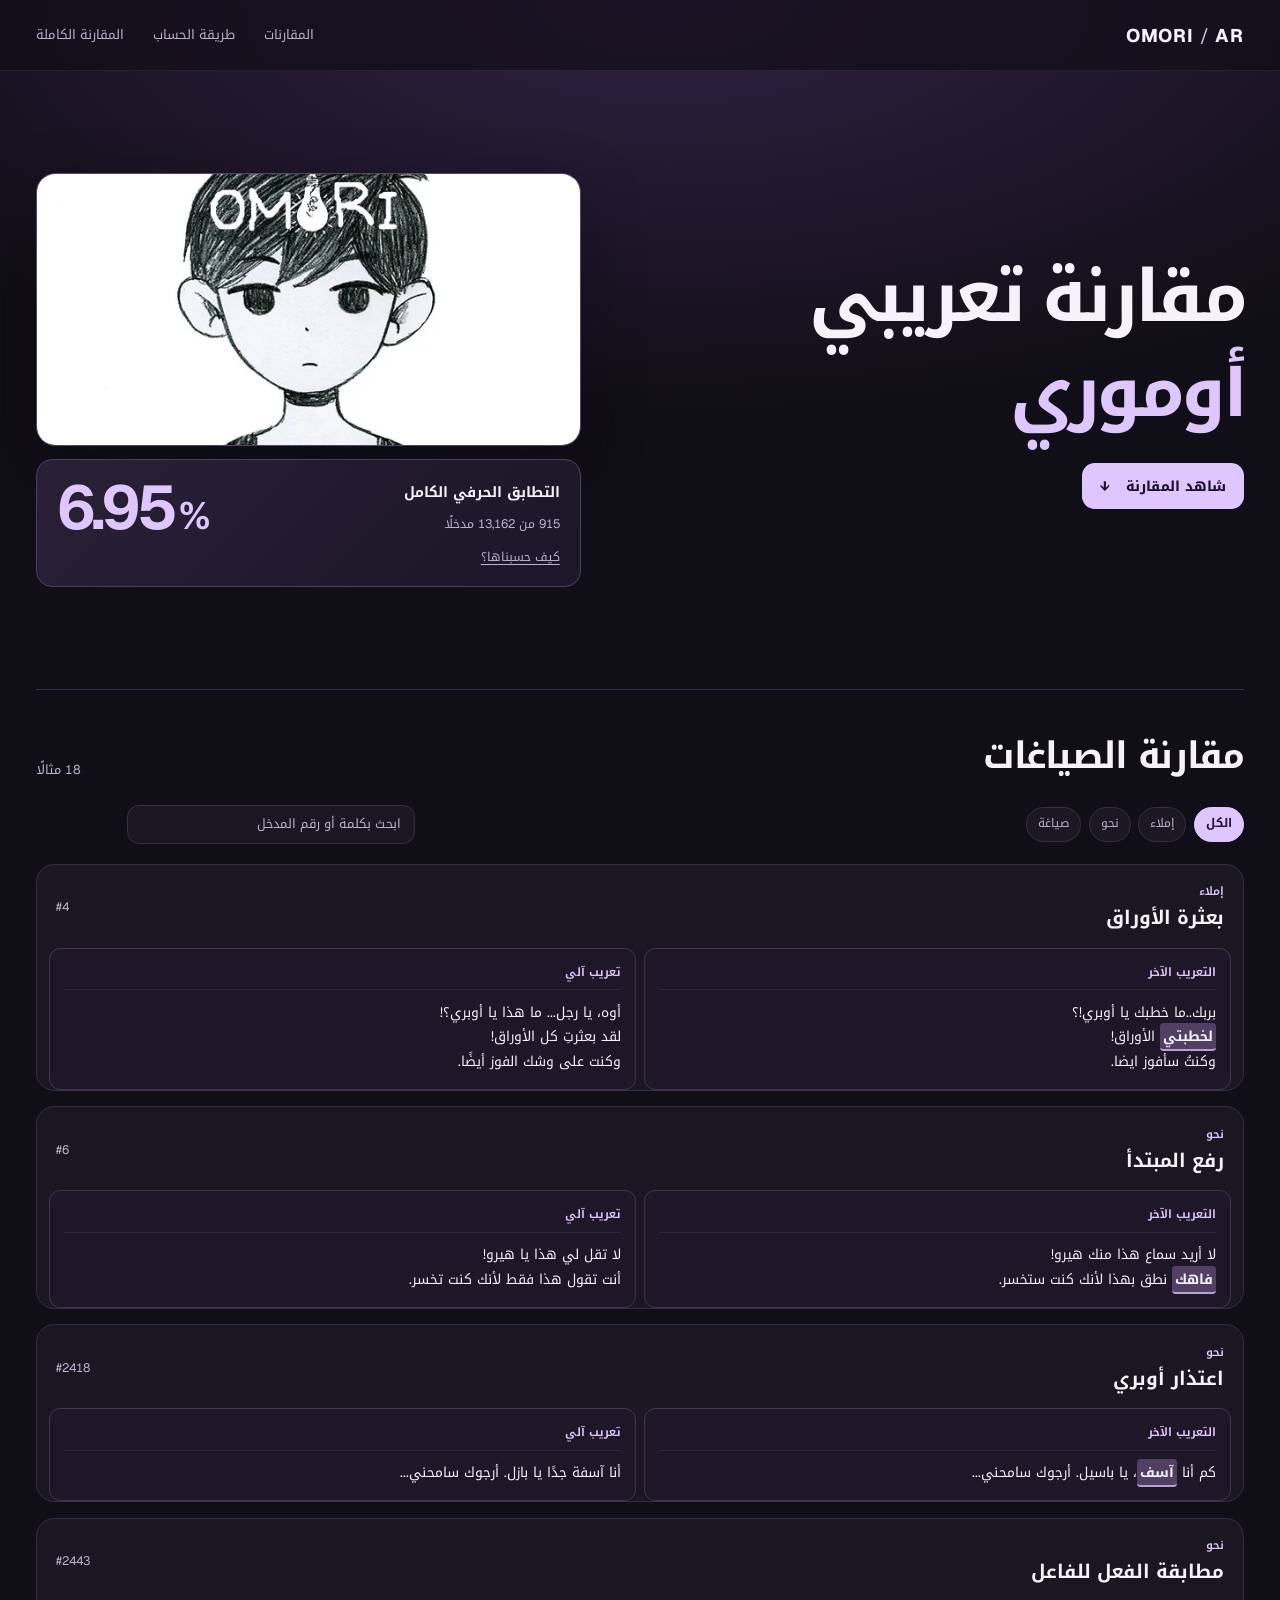
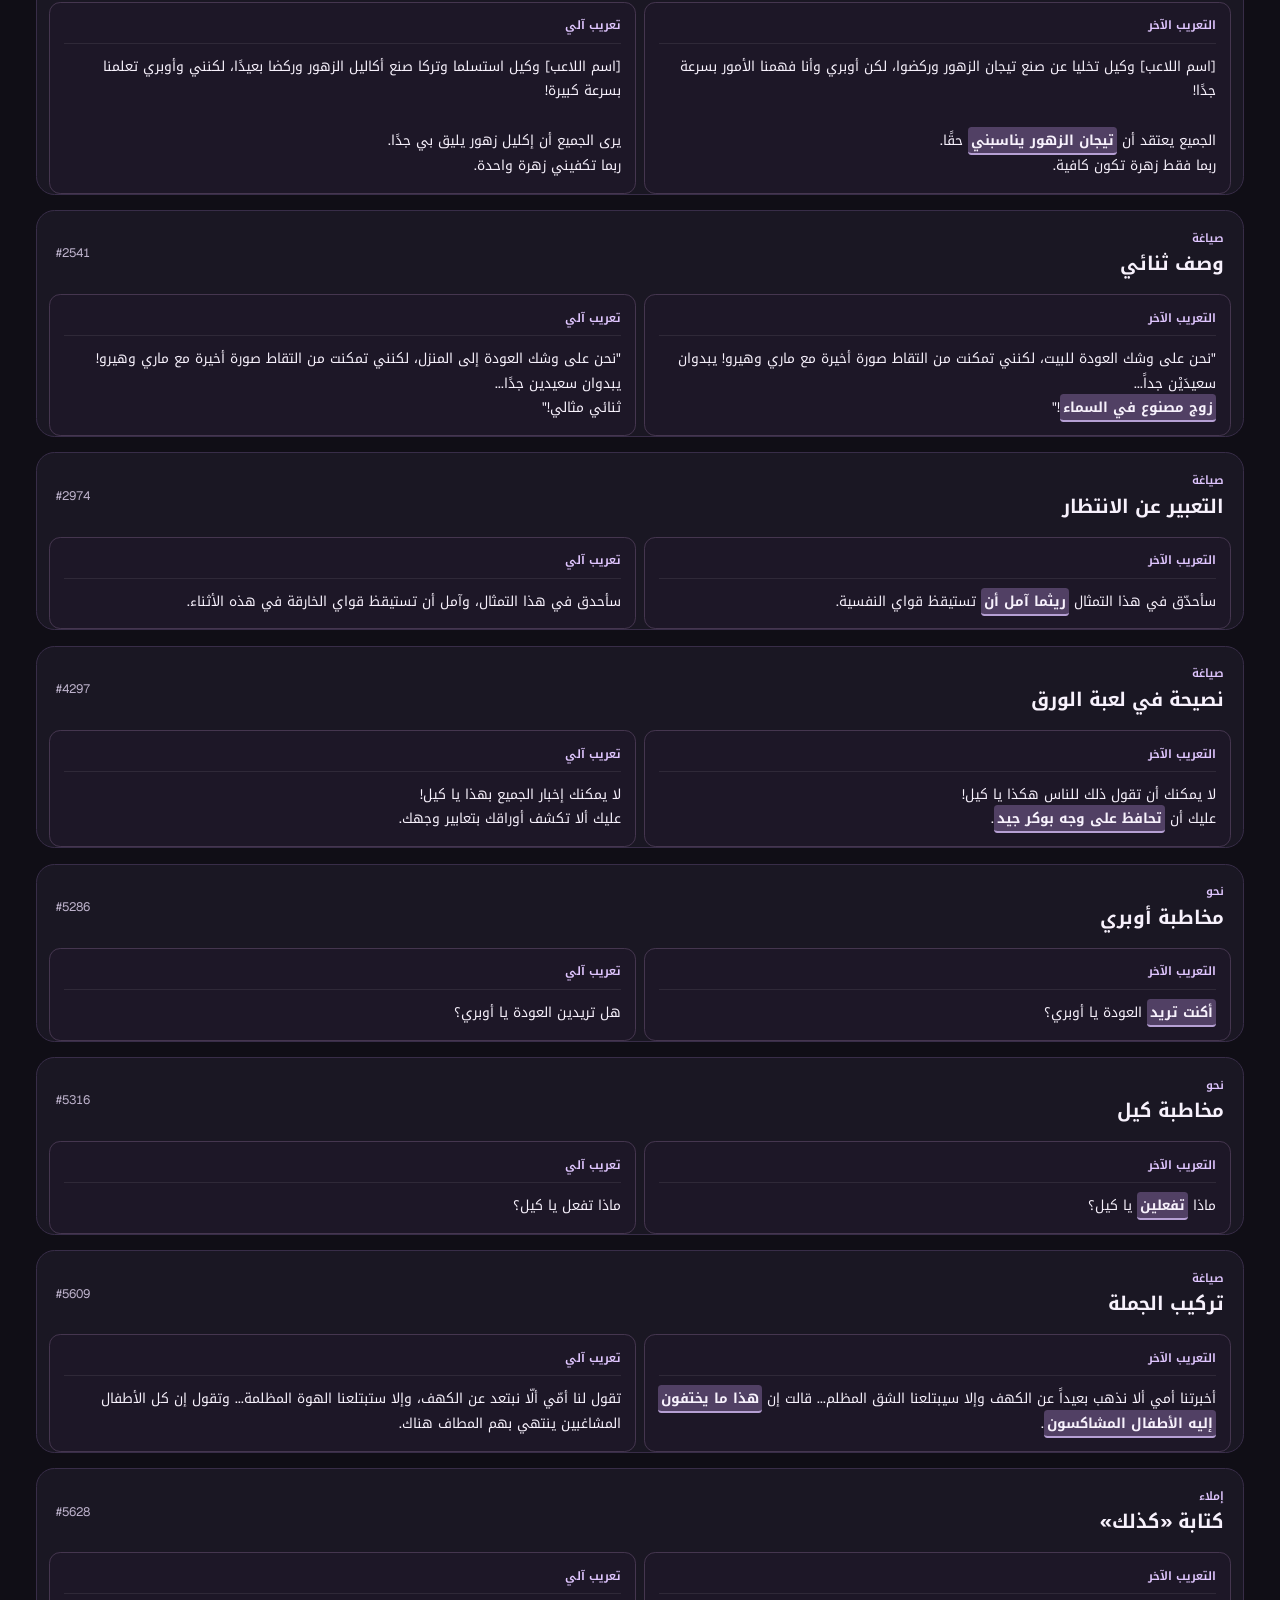
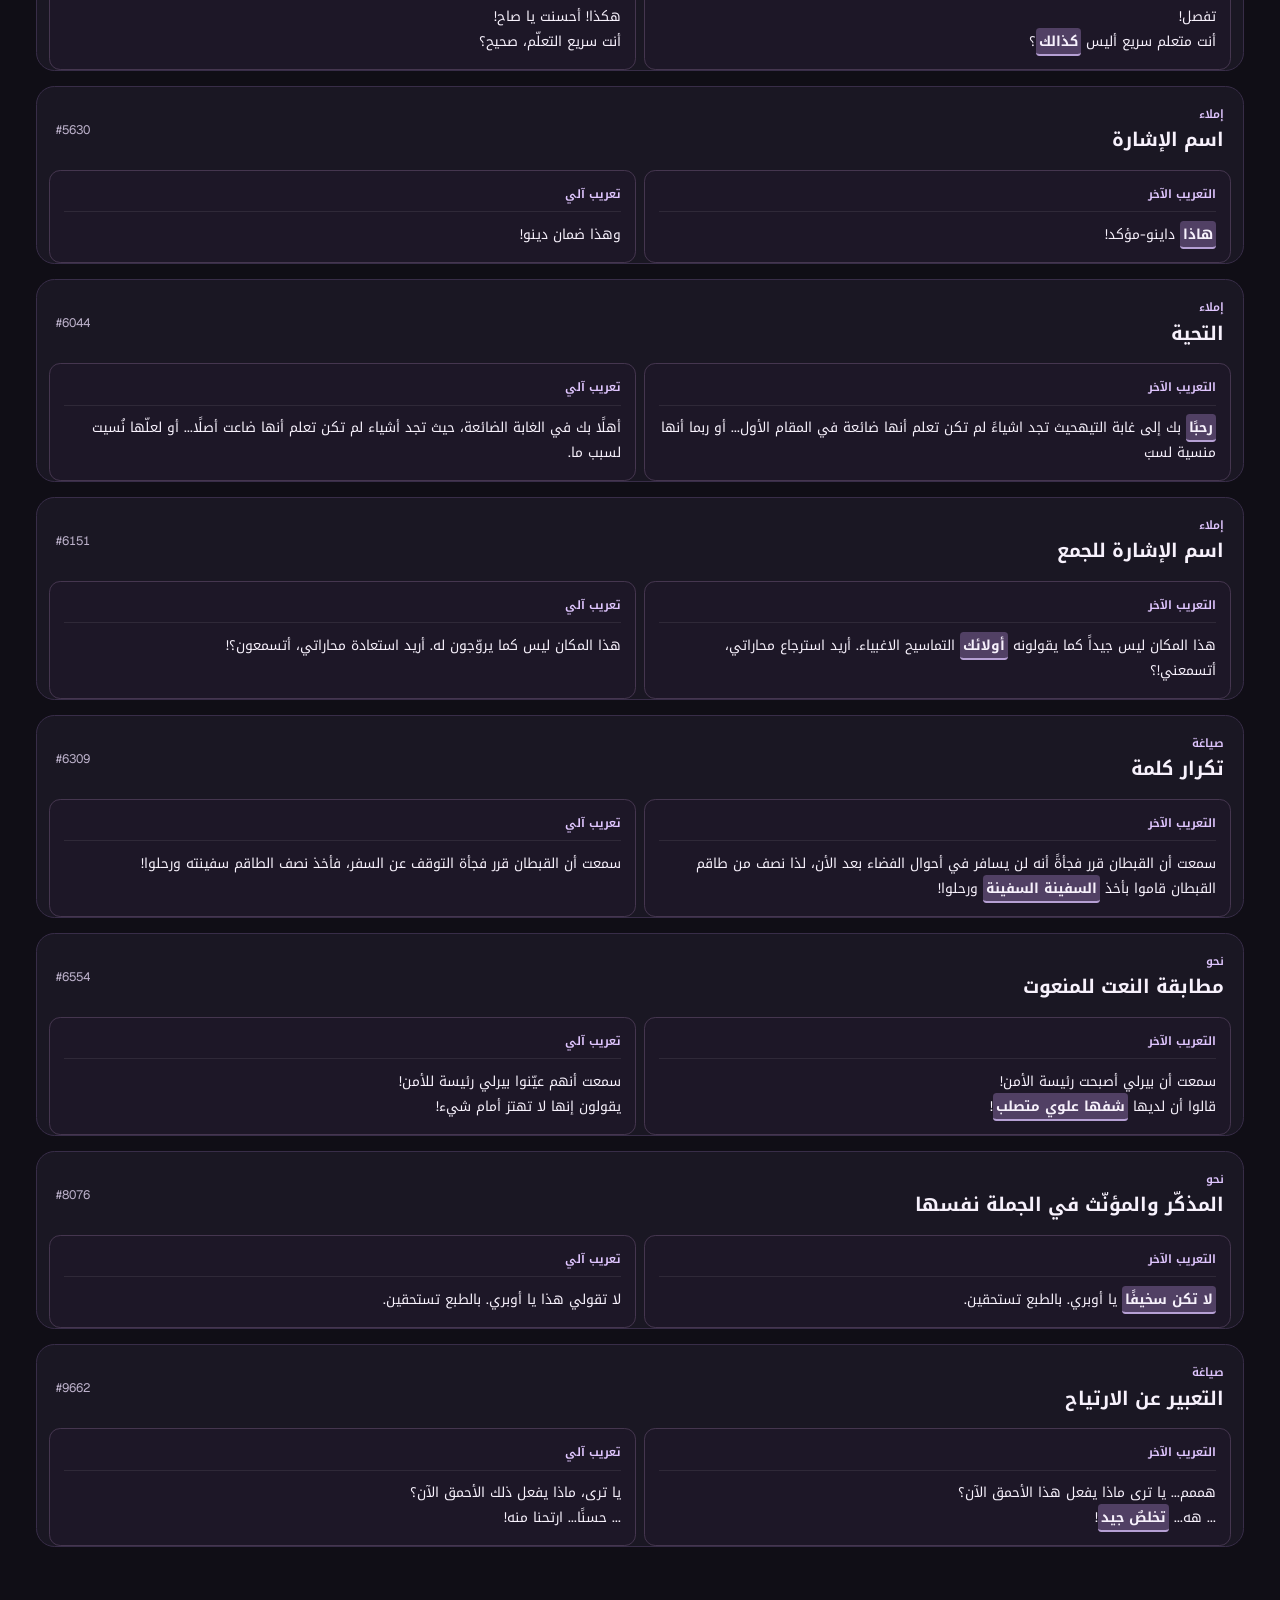
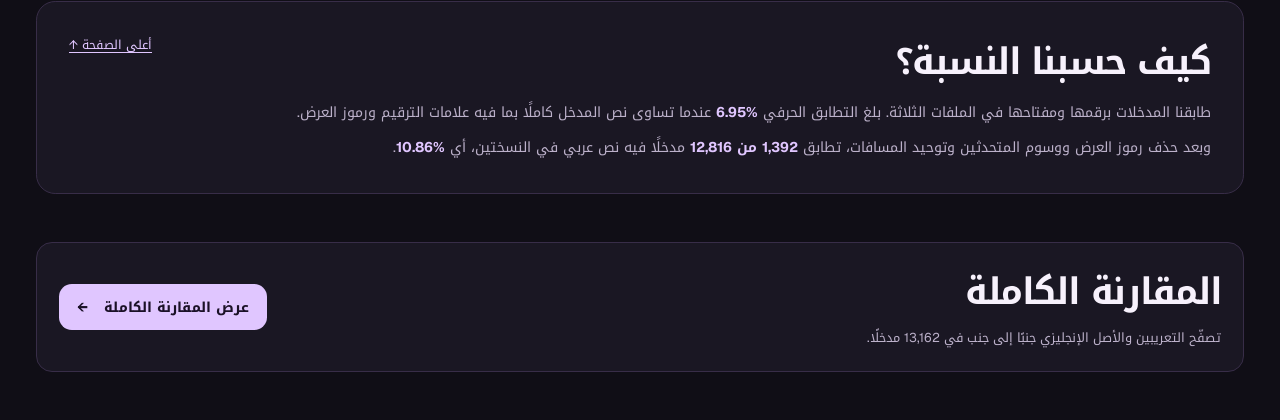
<file: index.html>
<!doctype html>
<html lang="ar" dir="rtl">
<head>
  <meta charset="utf-8">
  <meta name="viewport" content="width=device-width, initial-scale=1">
  <meta name="color-scheme" content="dark">
  <meta name="theme-color" content="#100e16">
  <meta name="review-version" content="b84731d7473ec46cf71fdfc8c74532d9df270a2c745f3170a27f338c207ea8dc">
  <meta name="description" content="مقارنة بين تعريبين للعبة أوموري مع أمثلة متقابلة والنصوص الكاملة.">
  <title>مقارنة تعريبي أوموري</title>
  <link rel="icon" type="image/webp" href="./omori.webp">
  <link rel="stylesheet" href="./site.css">
  <link rel="stylesheet" href="./language.css?v=63a0277308e3">
  <script src="./site.js?v=aef15a010872" defer></script>
</head>
<body>
  <a class="skip" href="#main">تخطّ إلى المحتوى</a>
  <header class="header">
    <div class="shell header-inner">
      <a class="wordmark" href="./" lang="en" dir="ltr">OMORI<span> / </span>AR</a>
      <nav aria-label="أقسام الصفحة"><a href="#examples">المقارنات</a><a href="#method">طريقة الحساب</a><a href="#translation">المقارنة الكاملة</a></nav>
    </div>
  </header>
  <main id="main" class="shell">
    <section class="hero" aria-labelledby="title">
      <div class="hero-copy">
        <h1 id="title">مقارنة تعريبي <span>أوموري</span></h1>
        <a class="primary-link" href="#examples">شاهد المقارنة <span aria-hidden="true">↓</span></a>
      </div>
      <div class="hero-aside">
        <img class="cover" src="./omori.webp" width="616" height="353" alt="غلاف لعبة أوموري">
        <div class="metric" aria-labelledby="metric-label">
          <div class="metric-label" id="metric-label">التطابق الحرفي الكامل</div>
          <div class="metric-number" dir="ltr">6.95<span>%</span></div>
          <p><bdi>915</bdi> من <bdi>13,162</bdi> مدخلًا</p>
          <a href="#method">كيف حسبناها؟</a>
        </div>
      </div>
    </section>
    <section id="examples" class="examples" aria-labelledby="examples-title">
      <div class="section-head">
        <div>
          <h2 id="examples-title">مقارنة الصياغات</h2>
        </div>
        <output id="count" aria-live="polite">18 مثالًا</output>
      </div>
      <div class="controls" hidden>
    <div class="filters" role="group" aria-label="موضوع المقارنة">
      <button type="button" data-filter="all" aria-pressed="true">الكل</button><button type="button" data-filter="spelling" aria-pressed="false">إملاء</button><button type="button" data-filter="grammar" aria-pressed="false">نحو</button><button type="button" data-filter="style" aria-pressed="false">صياغة</button>
    </div>
    <label class="search"><span class="sr-only">ابحث في الشواهد</span><input type="search" id="search" placeholder="ابحث بكلمة أو رقم المدخل"></label>
  </div>
      <div id="cards"><article class="card" id="example-4-9544a187" data-case="example-4-9544a187" data-category="spelling">
  <header class="card-head">
    <div><p class="category">إملاء</p><h3>بعثرة الأوراق</h3></div>
    <a class="entry" href="#example-4-9544a187" aria-label="رابط المقارنة"><bdi>#4</bdi></a>
  </header>
  <div class="quotes"><div class="quote quote-a"><h4>التعريب الآخر</h4><div class="lines"><p>بربك..ما خطبك يا أوبري!؟
<mark class="error">لخطبتي</mark> الأوراق!
وكنتُ سأفوز ايضا.</p></div></div>
<div class="quote quote-h"><h4>تعريب آلي</h4><div class="lines"><p>أوه، يا رجل... ما هذا يا أوبري؟!
لقد بعثرتِ كل الأوراق!
وكنت على وشك الفوز أيضًا.</p></div></div></div>
  
</article>
<article class="card" id="example-6-8a731867" data-case="example-6-8a731867" data-category="grammar">
  <header class="card-head">
    <div><p class="category">نحو</p><h3>رفع المبتدأ</h3></div>
    <a class="entry" href="#example-6-8a731867" aria-label="رابط المقارنة"><bdi>#6</bdi></a>
  </header>
  <div class="quotes"><div class="quote quote-a"><h4>التعريب الآخر</h4><div class="lines"><p>لا أريد سماع هذا منك هيرو!
<mark class="error">فاهك</mark> نطق بهذا لأنك كنت ستخسر.</p></div></div>
<div class="quote quote-h"><h4>تعريب آلي</h4><div class="lines"><p>لا تقل لي هذا يا هيرو!
أنت تقول هذا فقط لأنك كنت تخسر.</p></div></div></div>
  
</article>
<article class="card" id="example-2418-19ce59ee" data-case="example-2418-19ce59ee" data-category="grammar">
  <header class="card-head">
    <div><p class="category">نحو</p><h3>اعتذار أوبري</h3></div>
    <a class="entry" href="#example-2418-19ce59ee" aria-label="رابط المقارنة"><bdi>#2418</bdi></a>
  </header>
  <div class="quotes"><div class="quote quote-a"><h4>التعريب الآخر</h4><div class="lines"><p>كم أنا <mark class="error">آسف</mark>، يا باسيل. أرجوك سامحني...</p></div></div>
<div class="quote quote-h"><h4>تعريب آلي</h4><div class="lines"><p>أنا آسفة جدًا يا بازل. أرجوك سامحني...</p></div></div></div>
  
</article>
<article class="card" id="example-2443-d3f01455" data-case="example-2443-d3f01455" data-category="grammar">
  <header class="card-head">
    <div><p class="category">نحو</p><h3>مطابقة الفعل للفاعل</h3></div>
    <a class="entry" href="#example-2443-d3f01455" aria-label="رابط المقارنة"><bdi>#2443</bdi></a>
  </header>
  <div class="quotes"><div class="quote quote-a"><h4>التعريب الآخر</h4><div class="lines"><p>[اسم اللاعب] وكيل تخليا عن صنع تيجان الزهور وركضوا، لكن أوبري وأنا فهمنا الأمور بسرعة جدًا!

الجميع يعتقد أن <mark class="error">تيجان الزهور يناسبني</mark> حقًا.
ربما فقط زهرة تكون كافية.</p></div></div>
<div class="quote quote-h"><h4>تعريب آلي</h4><div class="lines"><p>[اسم اللاعب] وكيل استسلما وتركا صنع أكاليل الزهور وركضا بعيدًا، لكنني وأوبري تعلمنا بسرعة كبيرة!

يرى الجميع أن إكليل زهور يليق بي جدًا.
ربما تكفيني زهرة واحدة.</p></div></div></div>
  
</article>
<article class="card" id="example-2541-42c556c9" data-case="example-2541-42c556c9" data-category="style">
  <header class="card-head">
    <div><p class="category">صياغة</p><h3>وصف ثنائي</h3></div>
    <a class="entry" href="#example-2541-42c556c9" aria-label="رابط المقارنة"><bdi>#2541</bdi></a>
  </header>
  <div class="quotes"><div class="quote quote-a"><h4>التعريب الآخر</h4><div class="lines"><p>&quot;نحن على وشك العودة للبيت، لكنني تمكنت من التقاط صورة أخيرة مع ماري وهيرو! يبدوان سعيدَيْن جداً...
<mark class="error">زوج مصنوع في السماء</mark>!&quot;</p></div></div>
<div class="quote quote-h"><h4>تعريب آلي</h4><div class="lines"><p>&quot;نحن على وشك العودة إلى المنزل، لكنني تمكنت من التقاط صورة أخيرة مع ماري وهيرو! يبدوان سعيدين جدًا...
ثنائي مثالي!&quot;</p></div></div></div>
  
</article>
<article class="card" id="example-2974-4082b079" data-case="example-2974-4082b079" data-category="style">
  <header class="card-head">
    <div><p class="category">صياغة</p><h3>التعبير عن الانتظار</h3></div>
    <a class="entry" href="#example-2974-4082b079" aria-label="رابط المقارنة"><bdi>#2974</bdi></a>
  </header>
  <div class="quotes"><div class="quote quote-a"><h4>التعريب الآخر</h4><div class="lines"><p>سأحدّق في هذا التمثال <mark class="error">ريثما آمل أن</mark> تستيقظ قواي النفسية.</p></div></div>
<div class="quote quote-h"><h4>تعريب آلي</h4><div class="lines"><p>سأحدق في هذا التمثال، وآمل أن تستيقظ قواي الخارقة في هذه الأثناء.</p></div></div></div>
  
</article>
<article class="card" id="example-4297-f5f2bb96" data-case="example-4297-f5f2bb96" data-category="style">
  <header class="card-head">
    <div><p class="category">صياغة</p><h3>نصيحة في لعبة الورق</h3></div>
    <a class="entry" href="#example-4297-f5f2bb96" aria-label="رابط المقارنة"><bdi>#4297</bdi></a>
  </header>
  <div class="quotes"><div class="quote quote-a"><h4>التعريب الآخر</h4><div class="lines"><p>لا يمكنك أن تقول ذلك للناس هكذا يا كيل!
عليك أن <mark class="error">تحافظ على وجه بوكر جيد</mark>.</p></div></div>
<div class="quote quote-h"><h4>تعريب آلي</h4><div class="lines"><p>لا يمكنك إخبار الجميع بهذا يا كيل!
عليك ألا تكشف أوراقك بتعابير وجهك.</p></div></div></div>
  
</article>
<article class="card" id="example-5286-a29e67e5" data-case="example-5286-a29e67e5" data-category="grammar">
  <header class="card-head">
    <div><p class="category">نحو</p><h3>مخاطبة أوبري</h3></div>
    <a class="entry" href="#example-5286-a29e67e5" aria-label="رابط المقارنة"><bdi>#5286</bdi></a>
  </header>
  <div class="quotes"><div class="quote quote-a"><h4>التعريب الآخر</h4><div class="lines"><p><mark class="error">أكنت تريد</mark> العودة يا أوبري؟</p></div></div>
<div class="quote quote-h"><h4>تعريب آلي</h4><div class="lines"><p>هل تريدين العودة يا أوبري؟</p></div></div></div>
  
</article>
<article class="card" id="example-5316-26f20f38" data-case="example-5316-26f20f38" data-category="grammar">
  <header class="card-head">
    <div><p class="category">نحو</p><h3>مخاطبة كيل</h3></div>
    <a class="entry" href="#example-5316-26f20f38" aria-label="رابط المقارنة"><bdi>#5316</bdi></a>
  </header>
  <div class="quotes"><div class="quote quote-a"><h4>التعريب الآخر</h4><div class="lines"><p>ماذا <mark class="error">تفعلين</mark> يا كيل؟</p></div></div>
<div class="quote quote-h"><h4>تعريب آلي</h4><div class="lines"><p>ماذا تفعل يا كيل؟</p></div></div></div>
  
</article>
<article class="card" id="example-5609-47e62f56" data-case="example-5609-47e62f56" data-category="style">
  <header class="card-head">
    <div><p class="category">صياغة</p><h3>تركيب الجملة</h3></div>
    <a class="entry" href="#example-5609-47e62f56" aria-label="رابط المقارنة"><bdi>#5609</bdi></a>
  </header>
  <div class="quotes"><div class="quote quote-a"><h4>التعريب الآخر</h4><div class="lines"><p>أخبرتنا أمي ألا نذهب بعيداً عن الكهف وإلا سيبتلعنا الشق المظلم... قالت إن <mark class="error">هذا ما يختفون إليه الأطفال المشاكسون</mark>.</p></div></div>
<div class="quote quote-h"><h4>تعريب آلي</h4><div class="lines"><p>تقول لنا أمّي ألّا نبتعد عن الكهف، وإلا ستبتلعنا الهوة المظلمة... وتقول إن كل الأطفال المشاغبين ينتهي بهم المطاف هناك.</p></div></div></div>
  
</article>
<article class="card" id="example-5628-e1541885" data-case="example-5628-e1541885" data-category="spelling">
  <header class="card-head">
    <div><p class="category">إملاء</p><h3>كتابة «كذلك»</h3></div>
    <a class="entry" href="#example-5628-e1541885" aria-label="رابط المقارنة"><bdi>#5628</bdi></a>
  </header>
  <div class="quotes"><div class="quote quote-a"><h4>التعريب الآخر</h4><div class="lines"><p>تفصل!
أنت متعلم سريع أليس <mark class="error">كذالك</mark>؟</p></div></div>
<div class="quote quote-h"><h4>تعريب آلي</h4><div class="lines"><p>هكذا! أحسنت يا صاح!
أنت سريع التعلّم، صحيح؟</p></div></div></div>
  
</article>
<article class="card" id="example-5630-aab4976a" data-case="example-5630-aab4976a" data-category="spelling">
  <header class="card-head">
    <div><p class="category">إملاء</p><h3>اسم الإشارة</h3></div>
    <a class="entry" href="#example-5630-aab4976a" aria-label="رابط المقارنة"><bdi>#5630</bdi></a>
  </header>
  <div class="quotes"><div class="quote quote-a"><h4>التعريب الآخر</h4><div class="lines"><p><mark class="error">هاذا</mark> داينو-مؤكد!</p></div></div>
<div class="quote quote-h"><h4>تعريب آلي</h4><div class="lines"><p>وهذا ضمان دينو!</p></div></div></div>
  
</article>
<article class="card" id="example-6044-8c016295" data-case="example-6044-8c016295" data-category="spelling">
  <header class="card-head">
    <div><p class="category">إملاء</p><h3>التحية</h3></div>
    <a class="entry" href="#example-6044-8c016295" aria-label="رابط المقارنة"><bdi>#6044</bdi></a>
  </header>
  <div class="quotes"><div class="quote quote-a"><h4>التعريب الآخر</h4><div class="lines"><p><mark class="error">رحبًا</mark> بك إلى غابة التيهحيث تجد اشياءً لم تكن تعلم أنها ضائعة في المقام الأول... أو ربما أنها منسية لسبَ</p></div></div>
<div class="quote quote-h"><h4>تعريب آلي</h4><div class="lines"><p>أهلًا بك في الغابة الضائعة، حيث تجد أشياء لم تكن تعلم أنها ضاعت أصلًا... أو لعلّها نُسيت لسبب ما.</p></div></div></div>
  
</article>
<article class="card" id="example-6151-a6e5a4f4" data-case="example-6151-a6e5a4f4" data-category="spelling">
  <header class="card-head">
    <div><p class="category">إملاء</p><h3>اسم الإشارة للجمع</h3></div>
    <a class="entry" href="#example-6151-a6e5a4f4" aria-label="رابط المقارنة"><bdi>#6151</bdi></a>
  </header>
  <div class="quotes"><div class="quote quote-a"><h4>التعريب الآخر</h4><div class="lines"><p>هذا المكان ليس جيداً كما يقولونه <mark class="error">أولائك</mark> التماسيح الاغبياء. أريد استرجاع محاراتي، أتسمعني!؟</p></div></div>
<div class="quote quote-h"><h4>تعريب آلي</h4><div class="lines"><p>هذا المكان ليس كما يروّجون له. أريد استعادة محاراتي، أتسمعون؟!</p></div></div></div>
  
</article>
<article class="card" id="example-6309-0ebe9043" data-case="example-6309-0ebe9043" data-category="style">
  <header class="card-head">
    <div><p class="category">صياغة</p><h3>تكرار كلمة</h3></div>
    <a class="entry" href="#example-6309-0ebe9043" aria-label="رابط المقارنة"><bdi>#6309</bdi></a>
  </header>
  <div class="quotes"><div class="quote quote-a"><h4>التعريب الآخر</h4><div class="lines"><p>سمعت أن القبطان قرر فجأةً أنه لن يسافر في أحوال الفضاء بعد الأن، لذا نصف من طاقم القبطان قاموا بأخذ <mark class="error">السفينة السفينة</mark> ورحلوا!</p></div></div>
<div class="quote quote-h"><h4>تعريب آلي</h4><div class="lines"><p>سمعت أن القبطان قرر فجأة التوقف عن السفر، فأخذ نصف الطاقم سفينته ورحلوا!</p></div></div></div>
  
</article>
<article class="card" id="example-6554-4bfb8354" data-case="example-6554-4bfb8354" data-category="grammar">
  <header class="card-head">
    <div><p class="category">نحو</p><h3>مطابقة النعت للمنعوت</h3></div>
    <a class="entry" href="#example-6554-4bfb8354" aria-label="رابط المقارنة"><bdi>#6554</bdi></a>
  </header>
  <div class="quotes"><div class="quote quote-a"><h4>التعريب الآخر</h4><div class="lines"><p>سمعت أن بيرلي أصبحت رئيسة الأمن!
قالوا أن لديها <mark class="error">شفها علوي متصلب</mark>!</p></div></div>
<div class="quote quote-h"><h4>تعريب آلي</h4><div class="lines"><p>سمعت أنهم عيّنوا بيرلي رئيسة للأمن!
يقولون إنها لا تهتز أمام شيء!</p></div></div></div>
  
</article>
<article class="card" id="example-8076-ce6d5784" data-case="example-8076-ce6d5784" data-category="grammar">
  <header class="card-head">
    <div><p class="category">نحو</p><h3>المذكّر والمؤنّث في الجملة نفسها</h3></div>
    <a class="entry" href="#example-8076-ce6d5784" aria-label="رابط المقارنة"><bdi>#8076</bdi></a>
  </header>
  <div class="quotes"><div class="quote quote-a"><h4>التعريب الآخر</h4><div class="lines"><p><mark class="error">لا تكن سخيفًا</mark> يا أوبري. بالطبع تستحقين.</p></div></div>
<div class="quote quote-h"><h4>تعريب آلي</h4><div class="lines"><p>لا تقولي هذا يا أوبري. بالطبع تستحقين.</p></div></div></div>
  
</article>
<article class="card" id="example-9662-26fe0b58" data-case="example-9662-26fe0b58" data-category="style">
  <header class="card-head">
    <div><p class="category">صياغة</p><h3>التعبير عن الارتياح</h3></div>
    <a class="entry" href="#example-9662-26fe0b58" aria-label="رابط المقارنة"><bdi>#9662</bdi></a>
  </header>
  <div class="quotes"><div class="quote quote-a"><h4>التعريب الآخر</h4><div class="lines"><p>هممم... يا ترى ماذا يفعل هذا الأحمق الآن؟
... هه... <mark class="error">تخلصٌ جيد</mark>!</p></div></div>
<div class="quote quote-h"><h4>تعريب آلي</h4><div class="lines"><p>يا ترى، ماذا يفعل ذلك الأحمق الآن؟
... حسنًا... ارتحنا منه!</p></div></div></div>
  
</article></div>
      <p id="empty" class="empty" hidden>لا توجد نتائج لهذا البحث.</p>
    </section>
    <section id="method" class="method" aria-labelledby="method-title">
      <div>
        <h2 id="method-title">كيف حسبنا النسبة؟</h2>
        <p>طابقنا المدخلات برقمها ومفتاحها في الملفات الثلاثة. بلغ التطابق الحرفي <strong><bdi>6.95%</bdi></strong> عندما تساوى نص المدخل كاملًا بما فيه علامات الترقيم ورموز العرض.</p>
        <p>وبعد حذف رموز العرض ووسوم المتحدثين وتوحيد المسافات، تطابق <strong><bdi>1,392</bdi> من <bdi>12,816</bdi></strong> مدخلًا فيه نص عربي في النسختين، أي <strong><bdi>10.86%</bdi></strong>.</p>
      </div>
      <a href="#main">أعلى الصفحة ↑</a>
    </section>
    <section id="translation" class="translation-link" aria-labelledby="translation-title">
      <div>
        <h2 id="translation-title">المقارنة الكاملة</h2>
        <p class="section-note">تصفّح التعريبين والأصل الإنجليزي جنبًا إلى جنب في <bdi>13,162</bdi> مدخلًا.</p>
      </div>
      <a class="primary-link" href="./full-comparison.html">عرض المقارنة الكاملة <span aria-hidden="true">←</span></a>
    </section>
  </main>
</body>
</html>
</file>
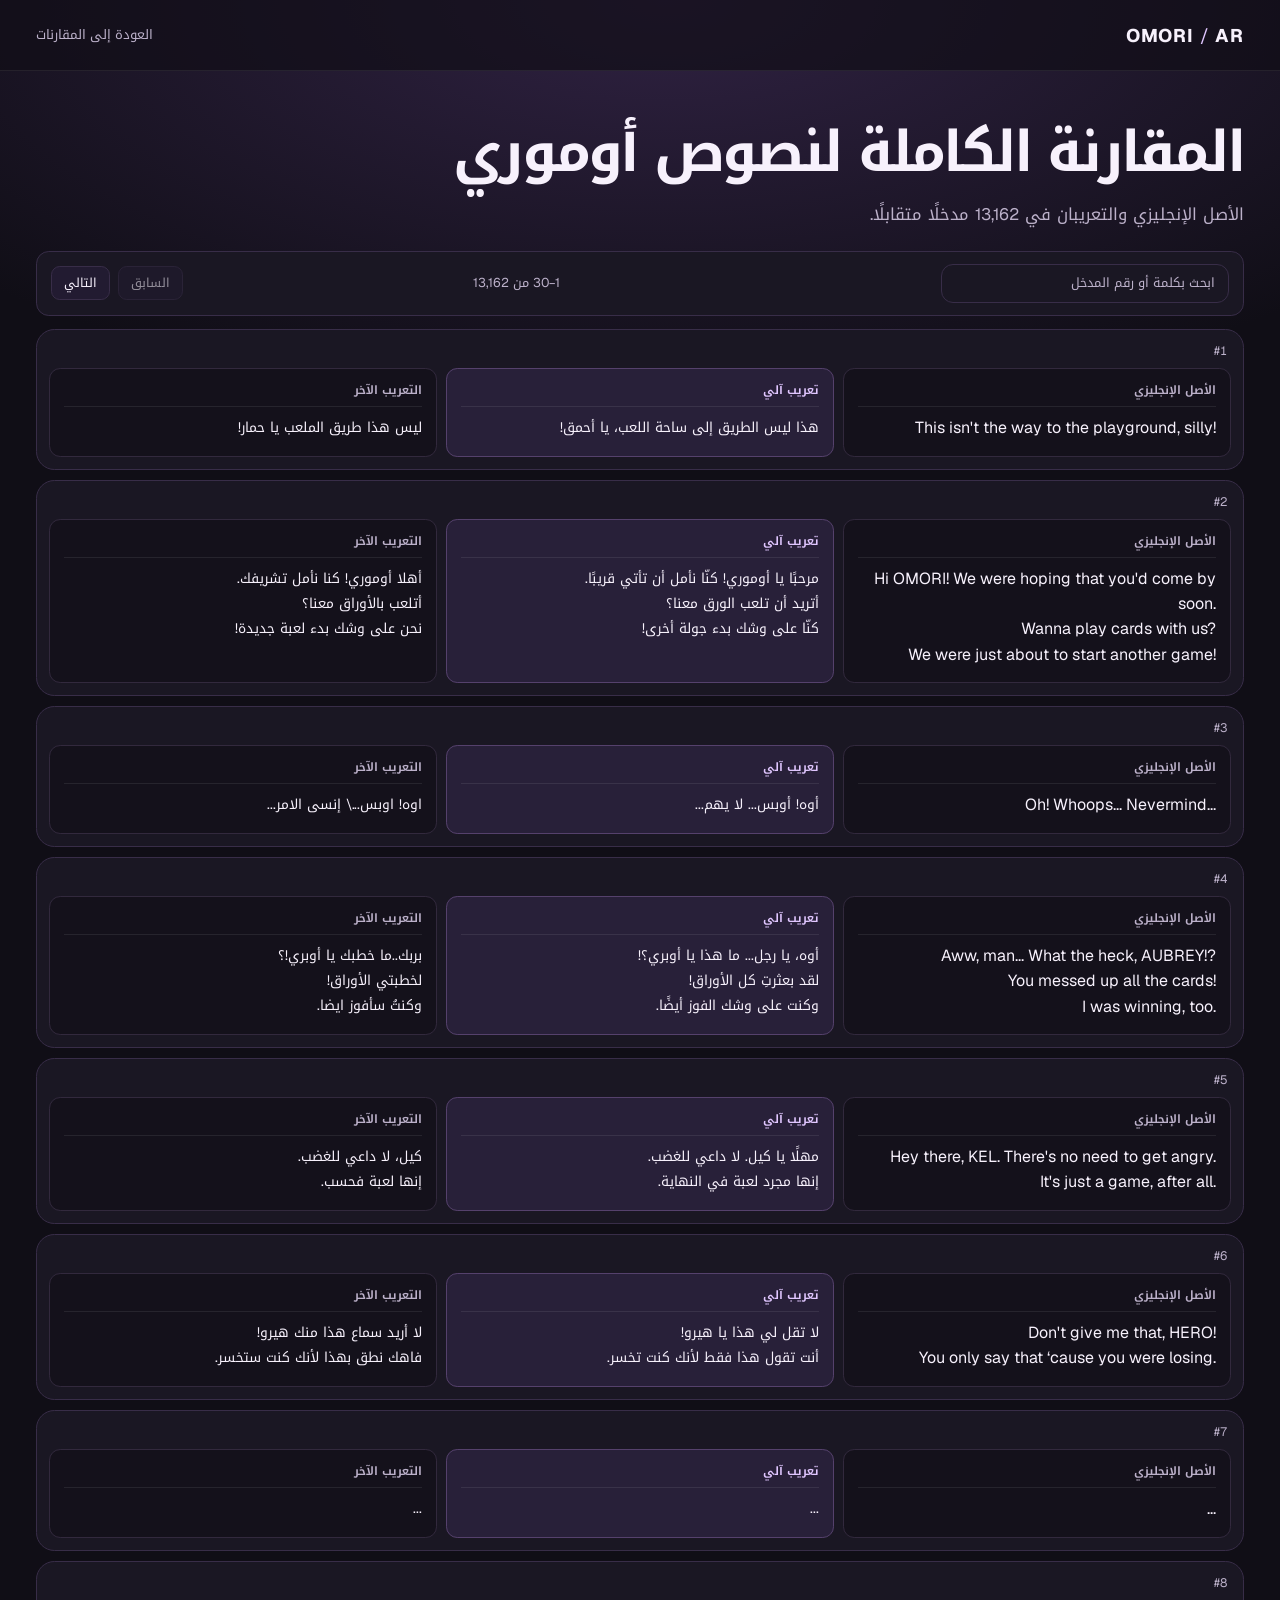
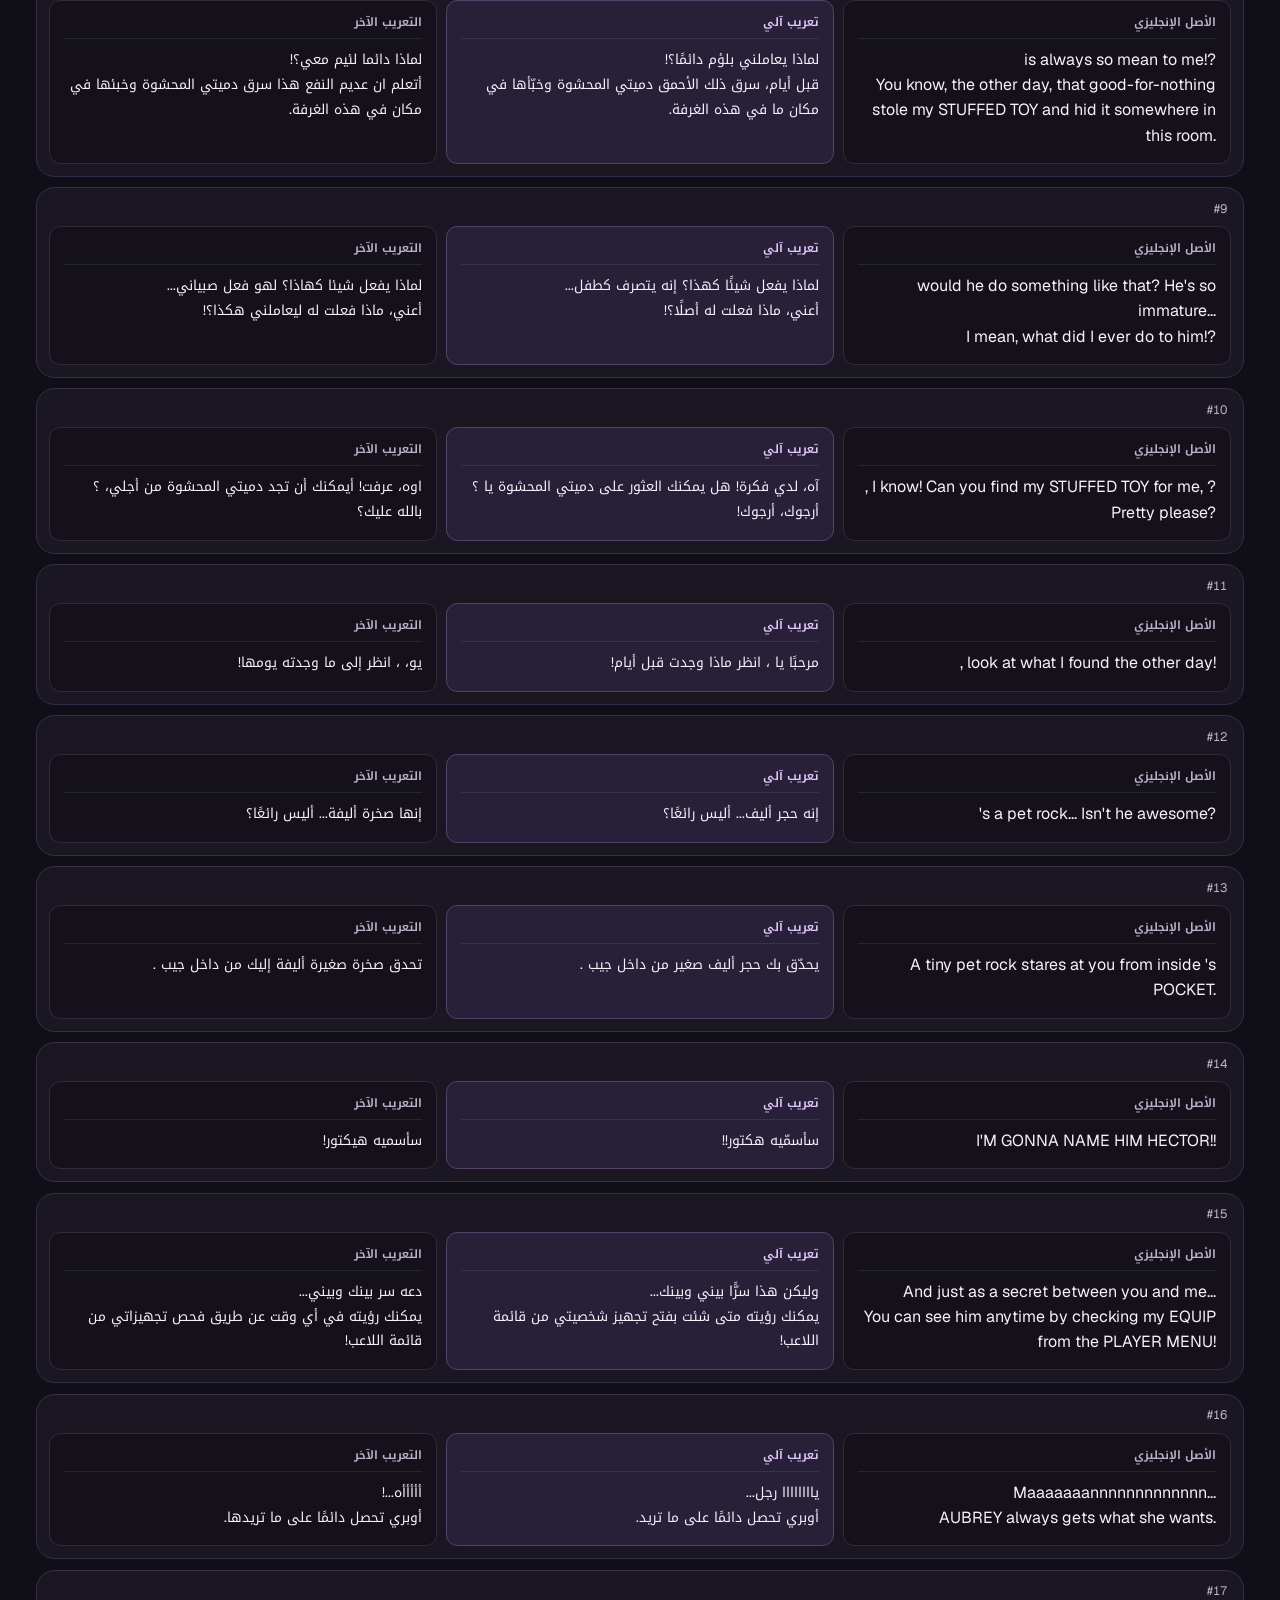
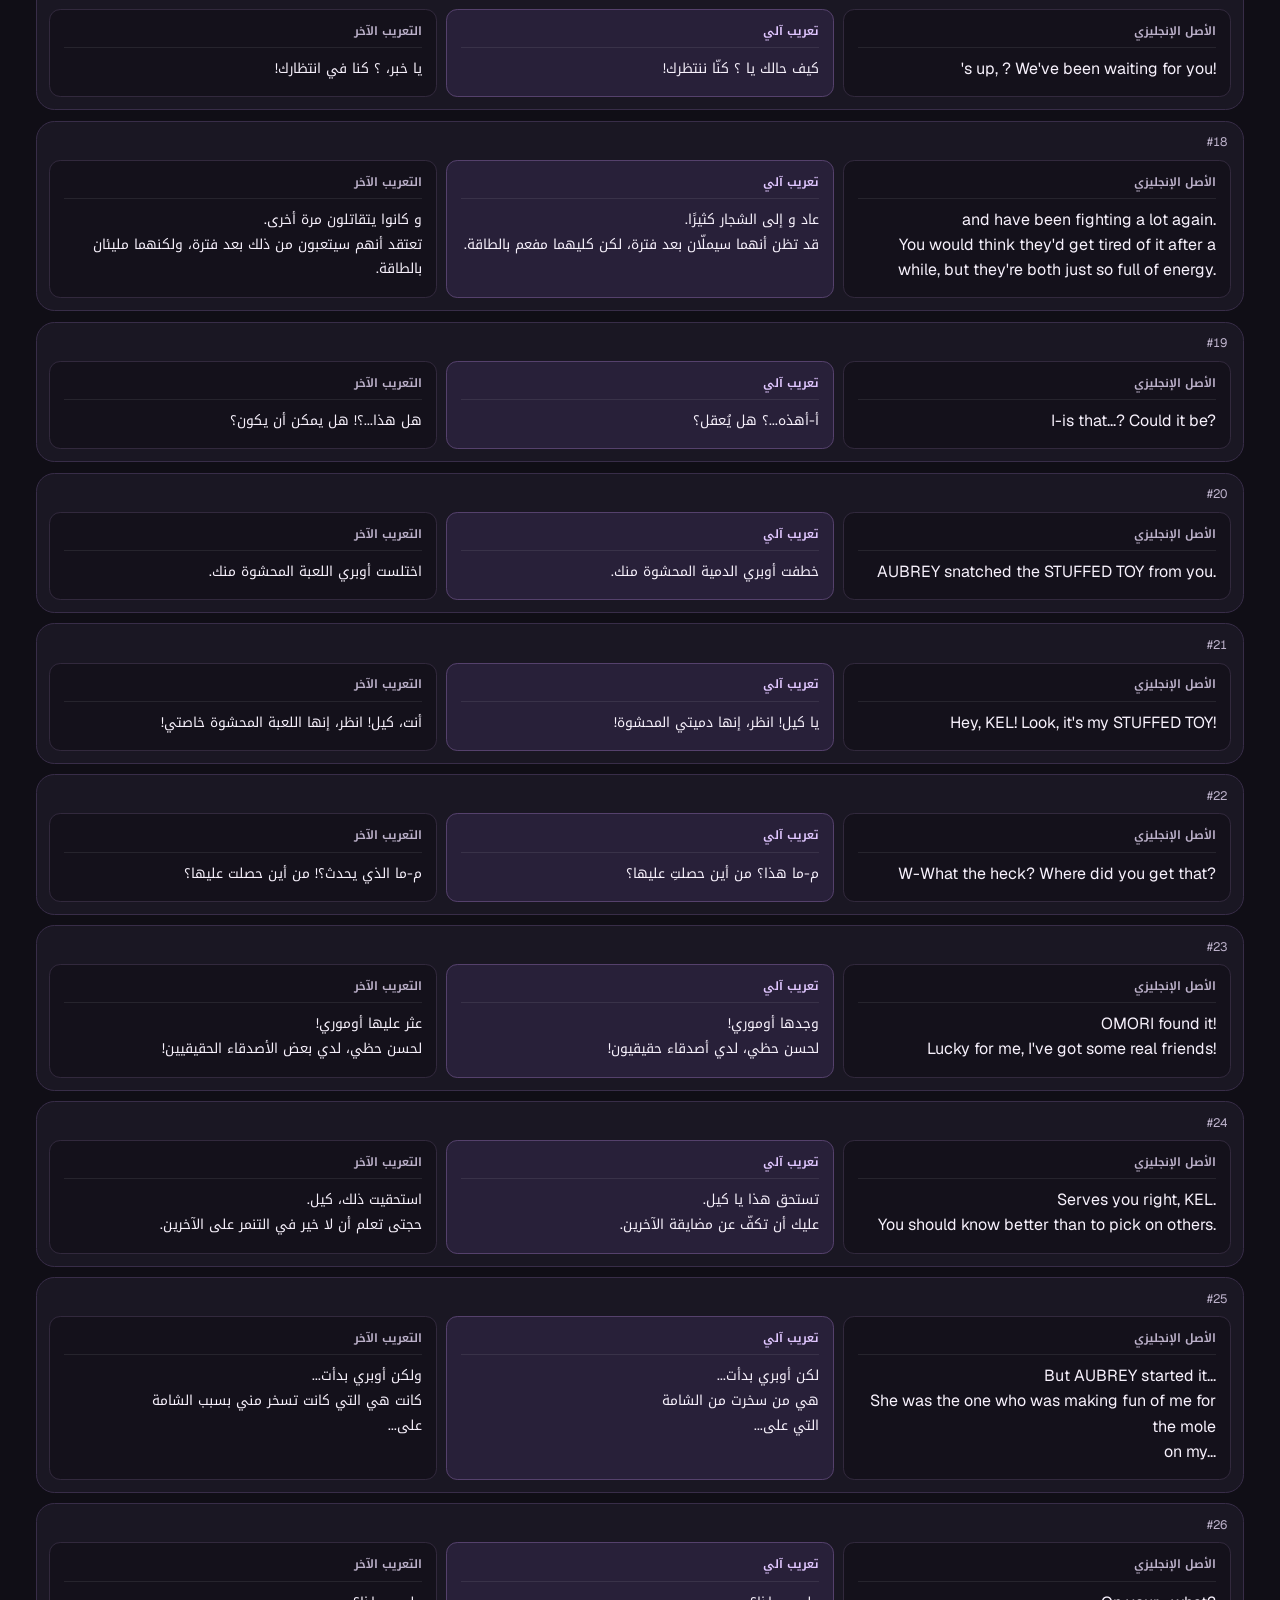
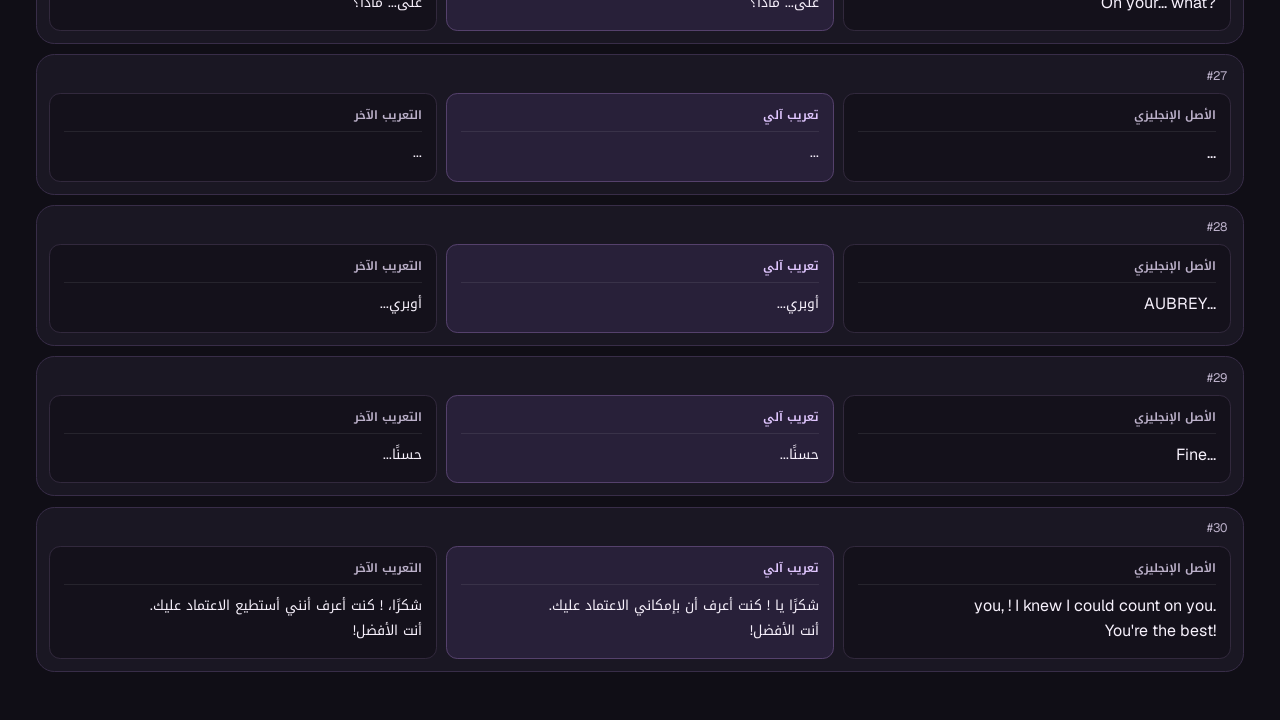
<file: full-comparison.html>
<!doctype html>
<html lang="ar" dir="rtl">
<head>
  <meta charset="utf-8">
  <meta name="viewport" content="width=device-width, initial-scale=1">
  <meta name="color-scheme" content="dark">
  <meta name="theme-color" content="#100e16">
  <meta name="description" content="قارن النص الإنجليزي والتعريبين الكاملين لأوموري مدخلًا بمدخل.">
  <title>المقارنة الكاملة لنصوص أوموري</title>
  <link rel="icon" type="image/webp" href="./omori.webp">
  <link rel="stylesheet" href="./site.css">
  <link rel="stylesheet" href="./language.css?v=63a0277308e3">
  <script type="module" src="./translation-reader.js?v=12373543cf02"></script>
</head>
<body>
  <a class="skip" href="#main">تخطّ إلى المحتوى</a>
  <header class="header">
    <div class="shell header-inner">
      <a class="wordmark" href="./" lang="en" dir="ltr">OMORI<span> / </span>AR</a>
      <nav aria-label="روابط المقارنة"><a href="./#examples">العودة إلى المقارنات</a></nav>
    </div>
  </header>
  <main id="main" class="shell full-comparison">
    <h1>المقارنة الكاملة لنصوص أوموري</h1>
    <p class="intro">الأصل الإنجليزي والتعريبان في <bdi>13,162</bdi> مدخلًا متقابلًا.</p>
    <section id="translation-reader" aria-label="مدخلات المقارنة" data-count="13162"
      data-english="./english.txt?v=31cb0bd887ad" data-machine="./machine-translation.txt?v=28615139e77d"
      data-other="./other-translation.txt?v=407d1eb62c1a">
      <div class="translation-controls">
        <label class="search">
          <span class="sr-only">ابحث في النصوص الثلاثة</span>
          <input type="search" id="translation-search" placeholder="ابحث بكلمة أو رقم المدخل" disabled>
        </label>
        <output id="translation-status" role="status">جارٍ تحميل النصوص…</output>
        <div class="translation-pagination" role="group" aria-label="التنقل بين صفحات النصوص">
          <button type="button" id="translation-prev" disabled>السابق</button>
          <button type="button" id="translation-next" disabled>التالي</button>
          <button type="button" id="translation-retry" hidden>إعادة المحاولة</button>
        </div>
      </div>
      <ol id="translation-rows" class="translation-rows" tabindex="-1" aria-label="النصوص المتقابلة"></ol>
      <noscript>
        <p>فعّل JavaScript للتصفّح جنبًا إلى جنب، أو افتح الملفات النصية.</p>
        <ul>
          <li><a href="./english.txt">الأصل الإنجليزي</a></li>
          <li><a href="./machine-translation.txt">تعريب آلي</a></li>
          <li><a href="./other-translation.txt">التعريب الآخر</a></li>
        </ul>
      </noscript>
    </section>
  </main>
</body>
</html>
</file>
<file: site.css>
@font-face {
  font-family: Kufi;
  src: url("./NotoKufiArabic.woff2") format("woff2");
  font-style: normal;
  font-weight: 100 900;
  font-display: swap;
}
@font-face {
  font-family: Geist;
  src: url("./Geist.woff2") format("woff2");
  font-style: normal;
  font-weight: 100 900;
  font-display: swap;
}
:root {
  color-scheme: dark;
  --bg: #100e16;
  --panel: #1a1723;
  --panel-light: #221b31;
  --line: #382d48;
  --ink: #f7f1fc;
  --muted: #bcb1ca;
  --accent: #e0c6ff;
  --sans: Kufi, Geist, system-ui, sans-serif;
  --latin: Geist, system-ui, sans-serif;
}
* { box-sizing: border-box; }
[hidden] { display: none !important; }
html { scroll-behavior: smooth; }
body {
  margin: 0;
  color: var(--ink);
  background: radial-gradient(ellipse 80% 28rem at 52% 0%, #302243 0, transparent 92%), var(--bg);
  font-family: var(--sans);
  line-height: 1.8;
}
a { color: inherit; }
button, input { font: inherit; }
button { cursor: pointer; }
:focus-visible { outline: 2px solid var(--accent); outline-offset: 4px; }
.shell { width: min(1220px, calc(100% - 72px)); margin-inline: auto; }
.skip { position: absolute; inset-inline-start: 16px; top: 12px; z-index: 3; transform: translateY(-150%); background: var(--ink); color: var(--bg); padding: .45rem .85rem; }
.skip:focus { transform: none; }
.header { border-bottom: 1px solid #ffffff13; background: #100e16b0; }
.header-inner { display: flex; align-items: center; justify-content: space-between; gap: 1rem; min-height: 70px; }
.wordmark { font: 750 1.15rem var(--latin); letter-spacing: .045em; text-decoration: none; white-space: nowrap; }
.wordmark span { color: var(--accent); font-weight: 400; }
.header nav { display: flex; gap: clamp(.75rem, 3vw, 1.8rem); font-size: .82rem; }
.header nav a { color: var(--muted); text-decoration: none; }
.header nav a:hover { color: var(--ink); }
.hero {
  display: grid;
  grid-template-columns: 1.1fr 1fr;
  gap: clamp(2rem, 5vw, 4.2rem);
  align-items: center;
  padding-block: clamp(2.8rem, 8vw, 6.4rem);
}
.eyebrow { width: fit-content; color: var(--accent); font: 700 .94rem var(--latin); letter-spacing: .22em; margin: 0 0 1rem; }
h1, h2, h3, h4, p { margin: 0; }
h1 { font-size: clamp(2.5rem, 5.6vw, 4.8rem); line-height: 1.32; letter-spacing: -.05em; text-wrap: balance; }
h1 span { color: var(--accent); display: block; }
.intro { max-width: 39rem; margin-block: 1.35rem 1.6rem; color: var(--muted); font-size: clamp(.91rem, 1.5vw, 1.04rem); }
.primary-link {
  display: inline-flex;
  align-items: center;
  gap: 1rem;
  border-radius: .8rem;
  padding: .68rem 1.13rem;
  color: #1b1127;
  background: var(--accent);
  text-decoration: none;
  font-size: .86rem;
  font-weight: 750;
}
.primary-link:hover { background: #f1dfff; }
.hero-aside { display: grid; grid-template-rows: auto auto; gap: .8rem; min-width: 0; }
.cover {
  display: block;
  width: 100%;
  height: auto;
  aspect-ratio: 16 / 8;
  object-fit: cover;
  object-position: center;
  border: 1px solid #554568;
  border-radius: 1.2rem;
  box-shadow: 0 20px 60px #0c071360;
}
.metric {
  display: grid;
  grid-template-columns: 1fr auto;
  align-items: center;
  gap: .1rem .9rem;
  padding: 1.1rem 1.25rem;
  border-radius: 1rem;
  border: 1px solid #4e3d65;
  background: linear-gradient(135deg, #292035, #1b1628);
}
.metric-label { font-size: .89rem; color: var(--ink); font-weight: 700; }
.metric-number { grid-row: span 2; font: 680 clamp(2.3rem, 4.8vw, 3.95rem)/1 var(--latin); letter-spacing: -.06em; color: var(--accent); }
.metric-number span { font-size: .62em; margin-left: .12em; }
.metric p, .metric a { color: var(--muted); font-size: .77rem; }
.metric a { justify-self: start; margin-top: .35rem; text-underline-offset: .18rem; }
.metric bdi, .entry, #count { font-variant-numeric: tabular-nums; }
.examples, .method { scroll-margin-top: 2rem; }
.section-head { display: flex; gap: 1rem; align-items: end; justify-content: space-between; border-top: 1px solid var(--line); padding-top: 2.4rem; margin-bottom: 1.25rem; }
h2 { font-size: clamp(1.5rem, 3vw, 2.28rem); line-height: 1.55; letter-spacing: -.035em; }
.section-note { color: var(--muted); font-size: .8rem; margin-top: .38rem; }
#count { color: var(--muted); white-space: nowrap; font-size: .8rem; padding-bottom: .2rem; }
.controls { display: flex; flex-wrap: wrap; align-items: center; justify-content: space-between; gap: .9rem; margin-bottom: 1.25rem; }
.filters { display: flex; flex-wrap: wrap; gap: .45rem; }
.filters button {
  padding: .35rem .7rem;
  border: 1px solid var(--line);
  border-radius: 1.1rem;
  background: #1b1723;
  color: var(--muted);
  font-size: .75rem;
}
.filters button:hover { border-color: var(--accent); }
.filters button[aria-pressed="true"] { background: var(--accent); color: #221631; border-color: var(--accent); font-weight: 700; }
.search input {
  width: min(18rem, 100%);
  padding: .43rem .8rem;
  background: var(--panel);
  border: 1px solid var(--line);
  color: var(--ink);
  border-radius: .75rem;
  font-size: .8rem;
}
.search input::placeholder { color: var(--muted); opacity: 1; }
.sr-only { position: absolute; width: 1px; height: 1px; padding: 0; overflow: hidden; clip-path: inset(50%); white-space: nowrap; }
#cards { display: grid; gap: .95rem; }
.card { border: 1px solid var(--line); border-radius: 1.15rem; background: var(--panel); scroll-margin-top: 1.2rem; overflow: hidden; }
.card:target { border-color: var(--accent); }
.card-head { display: flex; align-items: center; justify-content: space-between; flex-wrap: wrap; gap: .35rem 1rem; padding: 1.05rem 1.2rem .9rem; }
.category { color: var(--accent); font-size: .72rem; font-weight: 600; }
h3 { margin-top: .12rem; font-size: 1.18rem; line-height: 1.55; }
.entry { color: var(--muted); font-size: .77rem; text-decoration: none; }
.entry:hover { color: var(--accent); text-decoration: underline; }
.quotes { display: grid; grid-template-columns: repeat(3, minmax(0, 1fr)); gap: .55rem; padding-inline: .75rem; }
.quote { min-width: 0; padding: .8rem .88rem .95rem; border-radius: .7rem; background: #14111b; border: 1px solid #32293d; }
.quote-h { background: #282039; border-color: #55416c; }
.quote h4 { color: var(--muted); font-size: .72rem; font-weight: 650; margin: 0 0 .6rem; padding-bottom: .43rem; border-bottom: 1px solid #ffffff14; }
.quote-h h4 { color: var(--accent); }
.lines { display: grid; gap: .55rem; font-size: .86rem; }
.lines p { white-space: pre-line; overflow-wrap: anywhere; }
.lines p + p { border-top: 1px solid #ffffff12; padding-top: .55rem; }
.lines[lang="en"] { font: 400 1rem/1.57 var(--latin); }
.reason { color: var(--muted); font-size: .82rem; margin: .8rem 1.2rem 1rem; }
.reason strong { color: var(--ink); font-weight: 700; margin-inline-end: .4rem; }
.empty { color: var(--muted); padding: 2rem 1rem; text-align: center; border: 1px dashed var(--line); border-radius: 1rem; }
.method { margin-block: 3.4rem 1.8rem; display: flex; align-items: start; justify-content: space-between; gap: 1.2rem; background: var(--panel); border: 1px solid var(--line); border-radius: 1.2rem; padding: clamp(1.05rem, 3vw, 2rem); }
.method p { max-width: 62rem; margin-top: .6rem; color: var(--muted); font-size: .88rem; }
.method strong { color: var(--accent); }
.method .section-note { font-size: .76rem; }
.method a { white-space: nowrap; color: var(--accent); font-size: .78rem; text-underline-offset: .2rem; }
.footer { padding-block: 1.1rem 1.8rem; font-size: .74rem; color: var(--muted); }
@media (max-width: 760px) {
  .shell { width: calc(100% - 32px); }
  .hero { grid-template-columns: 1fr; gap: 1.6rem; }
  h1 span { display: inline; }
  .hero-aside { grid-template-columns: minmax(0, 1fr) minmax(0, 1.15fr); grid-template-rows: 1fr; }
  .cover { aspect-ratio: auto; height: 100%; max-height: 180px; }
  .metric { grid-template-columns: 1fr; gap: .4rem; padding: .85rem; }
  .metric-number { grid-row: auto; }
  .metric-label { font-size: .72rem; }
  .metric a, .metric p { font-size: .68rem; }
  .quotes { grid-template-columns: 1fr; }
  .method { flex-direction: column; }
}
@media (max-width: 360px) {
  .header-inner { gap: .45rem; }
  .header nav { gap: .65rem; font-size: .7rem; }
  .wordmark { font-size: .95rem; }
  .hero-aside { grid-template-columns: 1fr; }
  .metric { grid-template-columns: 1fr auto; }
  .metric-number { grid-row: span 2; }
}
@media (prefers-reduced-motion: reduce) {
  html { scroll-behavior: auto; }
}
</file>
<file: language.css>
.quote-a { background: #231923; border-color: #674056; }
.quote-a h4 { color: #f9bfd6; }
.quote .error {
  color: #ffedf4;
  background: #7f2e54;
  border-bottom: 2px solid #ffa7cb;
  border-radius: .23rem;
  padding-inline: .22em;
  box-decoration-break: clone;
  -webkit-box-decoration-break: clone;
  font-weight: 700;
}
.examples + .method { margin-bottom: 3rem; }

.translation-link { display: flex; align-items: center; justify-content: space-between; gap: 1rem; flex-wrap: wrap; margin-block: 0 3rem; padding: 1.35rem; border: 1px solid var(--line); border-radius: 1rem; background: var(--panel); scroll-margin-top: 2rem; }
.full-comparison { padding-block: 2.8rem 3rem; }
.full-comparison h1 { font-size: clamp(1.85rem, 4.8vw, 3.5rem); }
.full-comparison .intro { margin-block: .65rem 1.3rem; }
.translation-controls { position: sticky; top: 0; z-index: 2; display: flex; align-items: center; justify-content: space-between; gap: .6rem; flex-wrap: wrap; padding: .75rem .9rem; margin-bottom: .85rem; background: var(--panel); border: 1px solid var(--line); border-radius: .8rem; }
.translation-controls output { color: var(--muted); font-size: .8rem; }
.translation-pagination { display: flex; gap: .45rem; align-items: center; flex-wrap: wrap; }
.translation-pagination button { border: 1px solid var(--line); border-radius: .55rem; background: var(--panel-light); color: var(--ink); padding: .3rem .75rem; font-size: .78rem; }
.translation-pagination button:disabled { opacity: .55; cursor: default; }
.translation-rows { display: grid; gap: .65rem; list-style: none; margin: 0; padding: 0; scroll-margin-top: 6rem; }
.translation-row { padding: .6rem 0 .75rem; }
.translation-entry { display: block; padding: 0 1rem .4rem; }
.translation-label { color: var(--muted); font-size: .72rem; font-weight: 650; letter-spacing: normal; margin-bottom: .5rem; padding-bottom: .4rem; border-bottom: 1px solid #ffffff14; }
.translation-row .quote-a { background: #14111b; border-color: #32293d; }
.translation-row .quote-h .translation-label { color: var(--accent); }
@media (max-width: 480px) {
  .header nav { flex-wrap: wrap; justify-content: flex-end; gap: .2rem .65rem; }
  .translation-controls .search { width: 100%; }
  .translation-controls .search input { width: 100%; }
  .translation-rows { scroll-margin-top: 8rem; }
}

.hero-copy > .primary-link { margin-top: 1.45rem; }
.examples .quote { background: #1d1727; border-color: #45364f; }
.examples .quote h4 { color: var(--accent); }
.examples .quote .error { color: var(--ink); background: #514064; border-bottom-color: #b6a0d4; }
@media (min-width: 761px) {
  .examples .quotes { grid-template-columns: repeat(2, minmax(0, 1fr)); }
}
</file>
